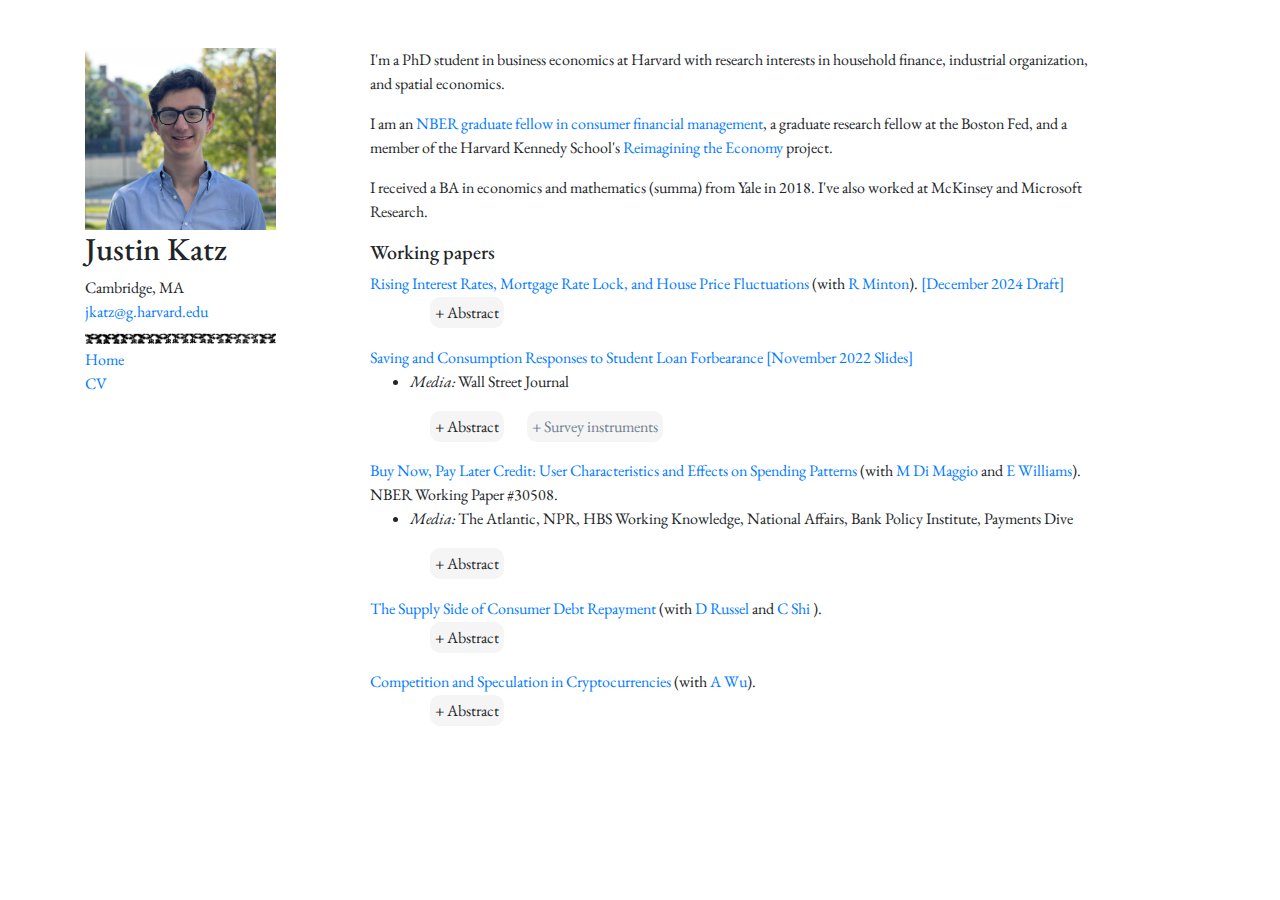
<file: index.html>
<!doctype html>
<html lang="en">
    <head>
        <!-- Required meta tags -->
        <meta charset="utf-8">
        <meta name="viewport" content="width=device-width, initial-scale=1, shrink-to-fit=no">

        <!-- Bootstrap CSS -->
        <link rel="stylesheet" href="https://stackpath.bootstrapcdn.com/bootstrap/4.3.1/css/bootstrap.min.css" integrity="sha384-ggOyR0iXCbMQv3Xipma34MD+dH/1fQ784/j6cY/iJTQUOhcWr7x9JvoRxT2MZw1T" crossorigin="anonymous">
        <!-- Custom stylesheet -->
        <link rel="stylesheet" href="css/custom.css">

        <!-- Favicon setup -->
        <link rel="apple-touch-icon" sizes="180x180" href="assets/images/favicon/apple-touch-icon.png">
        <link rel="icon" type="image/png" sizes="32x32" href="assets/images/favicon/favicon-32x32.png">
        <link rel="icon" type="image/png" sizes="16x16" href="assets/images/favicon/favicon-16x16.png">
        <link rel="manifest" href="assets/images/favicon/site.webmanifest">
        
        <!-- Google Analytics -->
        <!-- Global site tag (gtag.js) - Google Analytics -->
        <script async src="https://www.googletagmanager.com/gtag/js?id=UA-167160016-2"></script>
        <script>
          window.dataLayer = window.dataLayer || [];
          function gtag(){dataLayer.push(arguments);}
          gtag('js', new Date());

          gtag('config', 'UA-167160016-2');
        </script>
        
        <title>Home</title>
    </head>
    <body>
        <!-- Alt master with tabbed interface -->
        <div class="container my-5">
            <div class="row">
                
                <div class="col-3">
                    <img src="/assets/images/Katz.jpg" alt="Katz headshot" style="max-width:75%; height:auto;">
                    <h2>Justin Katz</h2>
                    <span>Cambridge, MA </span>
                    </br>
                    <span><a href="#" class="cryptedmail"
                       data-name="jkatz"
                       data-domain="g.harvard"
                       data-tld="edu"
                       onclick="window.location.href = 'mailto:' + this.dataset.name + '@' + this.dataset.domain + '.' + this.dataset.tld; return false;"></a></span> 
                    <ul class="nav nav-pills flex-column">
                        <li class="active">
                            <a data-toggle="tab" href="#ornament"><img id="randomOrnament" alt="ornament" style="max-width:75%; height:auto;"/></a>
                        <li class="active">
                            <a data-toggle="tab" href="#home">Home</a>
                        </li>
                        <li class="active">
                            <a data-toggle="tab" href="#cv">CV</a>
                        </li>
                    </ul>
                </div>
                
                <div class="col-8">
                       <div class="tab-content">
                            <div class="tab-pane show active" id="home">
                                <!-- <h5>Education</h5>
                                <dl class="row">
                                    <dt class="col-sm-2">2025</dt>
                                    <dd class="col-sm-10">Harvard University, PhD in Business Economics (expected)</dd>
                                    <dt class="col-sm-2">2018</dt>
                                    <dd class="col-sm-10">Yale College, BA in Economics and Mathematics</dd>
                                </dl> -->
                                <p class="bottom-three">
                                   I'm a PhD student in business economics at Harvard with research interests in household finance, 
                                industrial organization, and spatial economics.
                                </p>
                               <p class="bottom-three">
                                   I am an <a href="https://www.nber.org/programs-projects/projects-and-centers/fellowships-consumer-financial-management/graduate-student-fellowships-consumer-financial-management-fellows">
                                               NBER graduate fellow in consumer financial management</a>, 
                                a graduate research fellow at the Boston Fed, 
                                and a member of the Harvard Kennedy School's <a href="https://www.hks.harvard.edu/centers/wiener/programs/economy">Reimagining the Economy
                                </a> project.
                                </p>
                                 <p class="bottom-five">
                                        I received a BA in economics and mathematics (summa) from Yale in 2018. 
                                I've also worked at McKinsey and Microsoft Research.
                                </p>
                              
                                
                
                                <h5>Working papers</h5>
                                <a href="https://papers.ssrn.com/sol3/papers.cfm?abstract_id=5075679" download> Rising Interest Rates, Mortgage Rate Lock, and House Price Fluctuations </a> (with <a href="https://www.robertjminton.com/">R Minton</a>). 
                                
                                <a href="/assets/files/rate_lock_draft_20241229.pdf" download> [December 2024 Draft] </a> 
                                  
                               
                                
                                <ul> 
                                    <a class="graylinks" onclick="myFunction('ab-rate-lock')"> + Abstract</a>
                                <p id="ab-rate-lock"
                                                         class="abstract-hide">
                                    How do non-assumable fixed-rate mortgages affect the transmission of interest rates into house prices? Higher rates increase the value of existing fixed-rate debt, creating an asymmetry between buyers and existing owners. We use administrative data to study the effect of this asymmetry on existing-home prices and sales during the 2021-23 tightening cycle. Using unexpected long-term Treasury rate increases, we find that existing owners value low-rate mortgages: lower fixed rates reduce sales, discourage moves from owning to renting, and increase existing owners' willingness to accept. This causes higher price growth in local housing markets where existing mortgages become more valuable during tightening. For variation in the local mortgage distribution, we develop new instruments based on family size shocks that cause moves at times with different long-term rates. Our estimates imply that eliminating the value of existing fixed-rate mortgages would reverse 30% of 2021-23 house price growth. We estimate a structural model of dynamic housing demand to measure the net price effect of higher rates, which both increase the value of existing fixed-rate debt and discourage homeownership. Existing models without fixed-rate mortgages predict a 20-37% price decline due to 2021-23 tightening. We predict a 4% decrease. Fixed-rate mortgages thus attenuate negative price effects of rate hikes, but do not explain 2021-23 price growth.
                                </p>
                                </ul> 
                                
                                <a href=" https://papers.ssrn.com/sol3/papers.cfm?abstract_id=4344262" download> Saving and Consumption Responses to Student Loan Forbearance </a> 
                                
                                <a href="/assets/files/forbearance_20221122.pdf" download> [November 2022 Slides] </a> 
                                  <ul>
                                  <li><i>Media:</i> Wall Street Journal </li>
                                </ul> 
                               
                                
                                <ul> 
                                    <a class="graylinks" onclick="myFunction('ab-forb')"> + Abstract</a>
                                <a class="graylinks" onclick="myFunction('ab-forb')" href="assets/files/forbearance_survey_questions_20230308.pdf"> + Survey instruments</a>
                                <p id="ab-forb"
                                                         class="abstract-hide">
                                    To study the impacts of debt relief versus cash transfers, I compare saving and consumption responses to student loan forbearance and stimulus checks in the 2020 CARES Act. Borrowers non-optimally use much of the liquidity received from forbearance to voluntarily prepay 0%-interest student debt instead of high-interest obligations, despite prioritizing high-interest debts when receiving stimulus checks. Consistent with this flypaper effect, the marginal propensity to spend (MPX) out of forbearance liquidity is less than half that of stimulus checks. A calibration exercise estimates that the flypaper effect makes forbearance less effective and more costly as a counter-cyclical fiscal tool.                                 </ul>    
                                
                                <a href="https://papers.ssrn.com/sol3/papers.cfm?abstract_id=4198320">Buy Now, Pay Later Credit: User Characteristics and Effects on Spending Patterns</a> 
                                    (with <a href="https://www.hbs.edu/faculty/Pages/profile.aspx?facId=697248">M Di Maggio</a> and <a href="https://scholar.harvard.edu/ewilliams/home">E Williams</a>). NBER Working Paper #30508. 
                                 <ul>
                                  <li><i>Media:</i> The Atlantic, NPR, HBS Working Knowledge, National Affairs, Bank Policy Institute, Payments Dive</li>
                                </ul> 
                                
                                <ul>
                                    <a class="graylinks" onclick="myFunction('ab-bnpl')"> + Abstract</a>
                                
                                <p id="ab-bnpl"
                                                         class="abstract-hide">
                                        Firms offering "buy now, pay later" (BNPL) point-of-sale installment loans with minimal underwriting and low interest have captured a growing fraction of the market for short-term unsecured consumer credit. We provide a detailed look into the US BNPL market by constructing a large panel of BNPL users from transaction-level data. We document characteristics of users and usage patterns, and use BNPL roll-out to provide new insights into consumer responses to unsecured credit access. BNPL access increases both total spending levels and the retail share in total spending, with magnitudes too large for standard intertemporal and static substitution effects to explain. These findings hold for consumers with and without inferred liquidity constraints. Our findings are more consistent with a "liquidity flypaper effect" where additional retail liquidity through BNPL "sticks where it hits", than a standard lifecycle model with liquidity constraints.     
                                </p> 
                                </ul>
                            <a href="https://papers.ssrn.com/sol3/papers.cfm?abstract_id=5012593">The Supply Side of Consumer Debt Repayment</a> 
                                    (with <a href="https://dominicrussel.com/">D Russel</a> and <a href="https://www.claireshi.com/">C Shi </a>). 
                                    <ul>
                                    <a class="graylinks" onclick="myFunction('ab-priority')"> + Abstract</a>
                                
                                <p id="ab-priority"
                                                         class="abstract-hide">
                                    Minimum payments on credit card debt allow consumers to repay slowly: despite being unsecured, the average $7,000 balance generally amortizes in over 20 years. We study how lenders choose these minimum payments and the impacts of these choices on equilibrium consumer debt outcomes. When short-term illiquidity makes many borrowers unable to make higher payments, lenders set low minimums to limit default costs. Alternatively, if many borrowers make near-minimum payments for reasons besides illiquidity (e.g., due to anchoring), lenders set low minimums to generate interest revenue. To separate these two forces, we use payment-level data from a credit bureau to document a new fact about intra-temporal debt repayment. Consumers often revolve high-interest credit card debt while making excess payments on low-interest installment debt, providing evidence that low payments aren't solely liquidity-driven. We use this fact to estimate an empirical model that predicts realistically low lender minimums. The model suggests that without anchoring, minimums would be over twice as high for most borrowers. Lenders amplify consumer biases, accounting for 20% of the total increase in credit card debt and 85% of defaults from anchoring in our model.                                 </ul>
                                
                            <a href="https://papers.ssrn.com/sol3/papers.cfm?abstract_id=4419647">Competition and Speculation in Cryptocurrencies</a> 
                                    (with <a href="https://sites.google.com/view/alexwu/">A Wu</a>). 
                                    <ul>
                                    <a class="graylinks" onclick="myFunction('ab-crypto')"> + Abstract</a>
                                
                                <p id="ab-crypto"
                                                         class="abstract-hide">
                                This paper uses mutual fund manager data to examine how managers' performance incentives generated speculative demand during the 2020-2022 cryptocurrency boom and bust. We find that managers with strong relative performance incentives began investing in crypto after their competitors began investing in it, consistent with a model of rational performance hedging. In contrast, managers who invest their personal wealth in the funds that they manage, who have strong direct performance incentives, were significantly less responsive to their competitors' investment decisions. Our findings suggest that relative performance incentives can encourage managers to mimic their competitors instead of trading on their beliefs. In equilibrium, this competitive hedging motive can magnify the scope of speculative demand.                                 </p> 
                                </ul>
                            
                            </div>
                            
                            <div class="tab-pane" id="cv">
                                <p>Click <a href="/assets/files/cv_april2024.pdf" download>here</a> to download a pdf version of my CV (updated April 2024)</p>                            </div>
                            <div class="tab-pane" id="ornament">
                                <p>This divider displays a rotating set of printer's ornaments featured in 18th-century social science manuscripts, courtesy of the <a href="https://fleuron.lib.cam.ac.uk/index">Fleuran Project</a> at the University of Cambridge. 
                                <p>Refresh the page to view another!</p> 
                       </div>
                </div>
            </div>
        </div>
        <!-- Optional JavaScript -->
        <!-- jQuery first, then Popper.js, then Bootstrap JS -->
        <!-- By default Bootstrap CDN uses jQuery slim, but I occasionally require Ajax so load the full version -->
        <script src="https://code.jquery.com/jquery-3.4.1.js" integrity="sha256-WpOohJOqMqqyKL9FccASB9O0KwACQJpFTUBLTYOVvVU=" crossorigin="anonymous"></script>
        <script src="https://cdnjs.cloudflare.com/ajax/libs/popper.js/1.14.7/umd/popper.min.js" integrity="sha384-UO2eT0CpHqdSJQ6hJty5KVphtPhzWj9WO1clHTMGa3JDZwrnQq4sF86dIHNDz0W1" crossorigin="anonymous"></script>
        <script src="https://stackpath.bootstrapcdn.com/bootstrap/4.3.1/js/bootstrap.min.js" integrity="sha384-JjSmVgyd0p3pXB1rRibZUAYoIIy6OrQ6VrjIEaFf/nJGzIxFDsf4x0xIM+B07jRM" crossorigin="anonymous"></script>
        
        <!-- Script to load includes from common directory: omit .html when referencing files -->
        <script>
          $(function(){
            var includes = $('[data-include]');
            jQuery.each(includes, function(){
              var file = 'common/' + $(this).data('include') + '.html';
              $(this).load(file);
            });
          });
        </script>
        
        <!-- Script to load random oranment -->
        <script>
            function getRandomImage() {
                var ornamentNumbers=['4','5','7','8','9','11','13','14','15','16','18','19','21'];
                var ornamentNames=[];

                for (i of ornamentNumbers) {
                    ornamentNames.push('/assets/images/random_ornament/ornament'+i+'.jpg'); 
                }
                
                var image = ornamentNames[Math.floor(Math.random()*ornamentNames.length)];

                return image;
            }

            function displayRandomOrnament() {
                var htmlImage = document.getElementById("randomOrnament");
                htmlImage.src = getRandomImage();
            }
            displayRandomOrnament();
        </script> 
        
        <script>
            function myFunction(id) {
              var x = document.getElementById(id);
              if (x.className == "abstract-hide") {
                x.className = x.className.replace("-hide", "-show");
              } else { 
                x.className = x.className.replace("-show", "-hide");
              }
            }
        </script>
    </body>
</html>
</file>
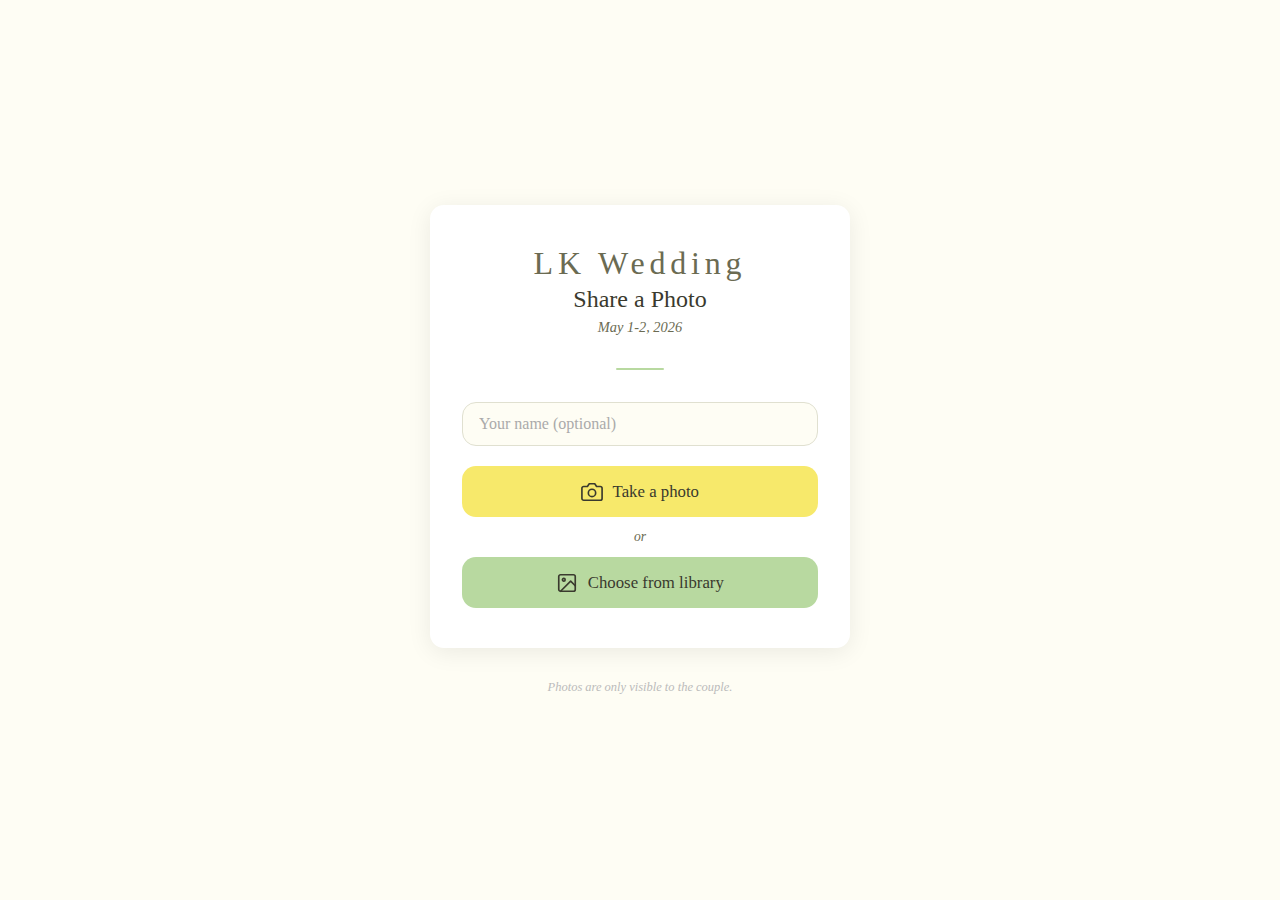
<file: wedding-pics/index.html>
<!DOCTYPE html>
<html lang="en">
<head>
  <meta charset="utf-8">
  <meta name="viewport" content="width=device-width, initial-scale=1">
  <meta name="robots" content="noindex, nofollow">
  <title>LK Wedding 5-2 · Share a Photo</title>
  <style>
    *, *::before, *::after { box-sizing: border-box; margin: 0; padding: 0; }

    :root {
      --yellow:      #f7e96b;
      --yellow-dark: #e8d84a;
      --green:       #b8d9a0;
      --green-dark:  #96c47c;
      --cream:       #fefdf4;
      --text:        #3a3a2e;
      --text-light:  #6b6b52;
      --radius:      14px;
    }

    html, body {
      min-height: 100%;
      background: var(--cream);
      color: var(--text);
      font-family: 'Georgia', 'Times New Roman', serif;
    }

    body {
      display: flex;
      flex-direction: column;
      align-items: center;
      justify-content: center;
      min-height: 100svh;
      padding: 2rem 1.25rem;
    }

    .card {
      width: 100%;
      max-width: 420px;
      background: #fff;
      border-radius: var(--radius);
      padding: 2.5rem 2rem;
      box-shadow: 0 4px 24px rgba(0,0,0,0.08);
      text-align: center;
    }

    .monogram {
      font-size: 2rem;
      letter-spacing: 0.15em;
      color: var(--text-light);
      margin-bottom: 0.25rem;
    }

    h1 {
      font-size: 1.5rem;
      font-weight: normal;
      margin-bottom: 0.4rem;
    }

    .subtitle {
      font-size: 0.9rem;
      color: var(--text-light);
      margin-bottom: 2rem;
      font-style: italic;
    }

    .divider {
      width: 48px;
      height: 2px;
      background: var(--green);
      margin: 0 auto 2rem;
      border-radius: 2px;
    }

    .name-input {
      width: 100%;
      padding: 0.75rem 1rem;
      border: 1.5px solid #e0e0d0;
      border-radius: var(--radius);
      font-family: inherit;
      font-size: 1rem;
      color: var(--text);
      background: var(--cream);
      margin-bottom: 1.25rem;
      outline: none;
      transition: border-color 0.2s;
    }

    .name-input:focus { border-color: var(--green-dark); }
    .name-input::placeholder { color: #aaa; }

    /* Hidden file inputs */
    #camera-input, #library-input { display: none; }

    .upload-btn {
      display: flex;
      align-items: center;
      justify-content: center;
      gap: 0.6rem;
      width: 100%;
      padding: 0.9rem 1rem;
      background: var(--yellow);
      border: none;
      border-radius: var(--radius);
      font-family: inherit;
      font-size: 1.05rem;
      color: var(--text);
      cursor: pointer;
      transition: background 0.2s, transform 0.1s;
      -webkit-tap-highlight-color: transparent;
    }

    .upload-btn:hover { background: var(--yellow-dark); }
    .upload-btn:active { transform: scale(0.98); }
    .upload-btn:disabled {
      opacity: 0.6;
      cursor: not-allowed;
      transform: none;
    }

    .upload-btn-green {
      background: var(--green);
      margin-top: 0.75rem;
    }
    .upload-btn-green:hover { background: var(--green-dark); }

    .or-divider {
      margin: 0.75rem 0 0;
      font-size: 0.85rem;
      color: var(--text-light);
      font-style: italic;
    }

    .btn-icon {
      width: 22px;
      height: 22px;
      flex-shrink: 0;
    }

    /* Progress */
    .progress-wrap {
      margin-top: 1.5rem;
      display: none;
    }

    .progress-wrap.visible { display: block; }

    .progress-bar-track {
      width: 100%;
      height: 6px;
      background: #eee;
      border-radius: 3px;
      overflow: hidden;
      margin-bottom: 0.6rem;
    }

    .progress-bar-fill {
      height: 100%;
      width: 0%;
      background: var(--green-dark);
      border-radius: 3px;
      transition: width 0.3s ease;
    }

    .progress-label {
      font-size: 0.85rem;
      color: var(--text-light);
      font-style: italic;
    }

    /* Success */
    .success-panel {
      display: none;
      flex-direction: column;
      align-items: center;
      gap: 1rem;
    }

    .success-panel.visible { display: flex; }

    .success-icon {
      width: 56px;
      height: 56px;
      background: var(--green);
      border-radius: 50%;
      display: flex;
      align-items: center;
      justify-content: center;
    }

    .success-icon svg {
      width: 28px;
      height: 28px;
      stroke: #3a6b2a;
      stroke-width: 2.5;
      fill: none;
    }

    .success-msg {
      font-size: 1.15rem;
      color: var(--text);
    }

    .another-btn {
      margin-top: 0.5rem;
      padding: 0.6rem 1.5rem;
      background: transparent;
      border: 1.5px solid var(--green-dark);
      border-radius: var(--radius);
      font-family: inherit;
      font-size: 0.95rem;
      color: var(--text);
      cursor: pointer;
      transition: background 0.2s;
    }

    .another-btn:hover { background: var(--green); }

    /* Error */
    .error-msg {
      display: none;
      margin-top: 1rem;
      padding: 0.75rem 1rem;
      background: #fff3f3;
      border: 1px solid #f5c2c2;
      border-radius: var(--radius);
      font-size: 0.9rem;
      color: #a33;
    }

    .error-msg.visible { display: block; }

    footer {
      margin-top: 2rem;
      font-size: 0.78rem;
      color: #bbb;
      font-style: italic;
    }
  </style>
</head>
<body>

<div class="card">
  <!-- Upload state -->
  <div id="upload-panel">
    <p class="monogram">LK Wedding</p>
    <h1>Share a Photo</h1>
    <p class="subtitle">May 1-2, 2026</p>
    <div class="divider"></div>

    <input
      class="name-input"
      id="name-input"
      type="text"
      placeholder="Your name (optional)"
      maxlength="60"
      autocomplete="name"
    >

    <!-- Camera: single shot, opens native camera directly -->
    <input id="camera-input" type="file" accept="image/jpeg,image/png,image/heic,image/heif" capture="environment">
    <!-- Library: multi-select from photo roll -->
    <input id="library-input" type="file" accept="image/jpeg,image/png,image/heic,image/heif" multiple>

    <button class="upload-btn" id="camera-btn" onclick="document.getElementById('camera-input').click()">
      <svg class="btn-icon" viewBox="0 0 24 24" fill="none" stroke="currentColor" stroke-width="1.8" stroke-linecap="round" stroke-linejoin="round">
        <path d="M23 19a2 2 0 0 1-2 2H3a2 2 0 0 1-2-2V8a2 2 0 0 1 2-2h4l2-3h6l2 3h4a2 2 0 0 1 2 2z"/>
        <circle cx="12" cy="13" r="4"/>
      </svg>
      Take a photo
    </button>

    <p class="or-divider">or</p>

    <button class="upload-btn upload-btn-green" id="library-btn" onclick="document.getElementById('library-input').click()">
      <svg class="btn-icon" viewBox="0 0 24 24" fill="none" stroke="currentColor" stroke-width="1.8" stroke-linecap="round" stroke-linejoin="round">
        <rect x="3" y="3" width="18" height="18" rx="2"/><circle cx="8.5" cy="8.5" r="1.5"/>
        <polyline points="21 15 16 10 5 21"/>
      </svg>
      Choose from library
    </button>

    <div class="progress-wrap" id="progress-wrap">
      <div class="progress-bar-track">
        <div class="progress-bar-fill" id="progress-bar"></div>
      </div>
      <p class="progress-label" id="progress-label">Uploading…</p>
    </div>

    <div class="error-msg" id="error-msg"></div>
  </div>

  <!-- Success state -->
  <div class="success-panel" id="success-panel">
    <div class="success-icon">
      <svg viewBox="0 0 24 24"><polyline points="20 6 9 17 4 12"/></svg>
    </div>
    <p class="success-msg" id="success-msg"></p>
    <button class="another-btn" onclick="resetForm()">Share another photo</button>
  </div>
</div>

<footer>Photos are only visible to the couple.</footer>

<script>
  const UPLOAD_ENDPOINT = "https://script.google.com/macros/s/AKfycbzmHTyqMpZBax-oSsyqq13OaSL1S_5Hp4QM053Or0XL0ffdjCtz30LnCpPj3BaBwNEL/exec";

  const cameraInput  = document.getElementById("camera-input");
  const libraryInput = document.getElementById("library-input");
  const cameraBtn    = document.getElementById("camera-btn");
  const libraryBtn   = document.getElementById("library-btn");
  const nameInput    = document.getElementById("name-input");
  const progressWrap = document.getElementById("progress-wrap");
  const progressBar  = document.getElementById("progress-bar");
  const progressLabel = document.getElementById("progress-label");
  const errorMsg     = document.getElementById("error-msg");
  const uploadPanel  = document.getElementById("upload-panel");
  const successPanel = document.getElementById("success-panel");

  cameraInput.addEventListener("change", function () {
    if (cameraInput.files && cameraInput.files[0]) {
      startUpload(cameraInput.files);
    }
  });

  libraryInput.addEventListener("change", function () {
    if (libraryInput.files && libraryInput.files.length) {
      startUpload(libraryInput.files);
    }
  });

  // Safari includes "Safari" in its UA but not "Chrome"; Chromium browsers include both.
  var isSafari = /^((?!chrome|crios|fxios).)*safari/i.test(navigator.userAgent);

  // Safari blocks cross-origin redirects in CORS mode (Apps Script redirects
  // script.google.com → script.googleusercontent.com), so we fall back to no-cors
  // there — meaning the response is opaque and we can't read server errors.
  // Other browsers get full error reporting via the JSON response.
  function doFetch(base64, name) {
    var body = JSON.stringify({ image: base64, name: name });
    if (isSafari) {
      return fetch(UPLOAD_ENDPOINT, { method: "POST", mode: "no-cors", body: body })
        .then(function () { return { success: true }; });
    }
    return fetch(UPLOAD_ENDPOINT, { method: "POST", body: body })
      .then(function (res) { return res.json(); });
  }

  function startUpload(files) {
    var total = files.length;
    var done = 0;
    var guestName = nameInput.value.trim();

    setUploading(true);
    progressBar.style.width = "0%";

    function uploadNext() {
      if (done >= total) {
        showSuccess(guestName, total);
        return;
      }

      var idx = done;
      progressLabel.textContent = total > 1
        ? "Uploading " + (idx + 1) + " of " + total + "…"
        : "Uploading…";

      // For single files, animate smoothly; for multi, step per file
      if (total === 1) {
        startSimulation();
      } else {
        progressBar.style.width = (idx / total * 90) + "%";
      }

      var reader = new FileReader();
      reader.onload = function (e) {
        doFetch(e.target.result, guestName)
          .then(function (data) {
            if (data.success) {
              done++;
              uploadNext();
            } else {
              showError("Something went wrong on photo " + (idx + 1) + ". Please try again.");
            }
          })
          .catch(function () {
            showError("Couldn't connect. Check your signal and try again.");
          });
      };
      reader.onerror = function () {
        showError("Couldn't read that file. Please try a different photo.");
      };
      reader.readAsDataURL(files[idx]);
    }

    uploadNext();
  }

  var progressTimer;
  function startSimulation() {
    clearInterval(progressTimer);
    var pct = parseFloat(progressBar.style.width) || 0;
    var target = 90;
    progressTimer = setInterval(function () {
      pct = pct + (target - pct) * 0.08;
      progressBar.style.width = pct + "%";
    }, 200);
  }

  function finishProgress(cb) {
    clearInterval(progressTimer);
    progressBar.style.width = "100%";
    setTimeout(cb, 350);
  }

  function setUploading(on) {
    cameraBtn.disabled = on;
    libraryBtn.disabled = on;
    progressWrap.classList.toggle("visible", on);
    errorMsg.classList.remove("visible");
  }

  function showSuccess(name, count) {
    var firstName = name ? name.trim().split(/\s+/)[0] : "";
    var picWord = count > 1 ? "pics" : "pic";
    var msg = firstName
      ? "Thanks for the " + picWord + ", " + firstName + "!"
      : "Thanks for the " + picWord + "!";
    document.getElementById("success-msg").textContent = msg;
    finishProgress(function () {
      uploadPanel.style.display = "none";
      successPanel.classList.add("visible");
    });
  }

  function showError(msg) {
    finishProgress(function () {
      setUploading(false);
      errorMsg.textContent = msg;
      errorMsg.classList.add("visible");
      cameraInput.value = "";
      libraryInput.value = "";
    });
  }

  function resetForm() {
    successPanel.classList.remove("visible");
    uploadPanel.style.display = "";
    nameInput.value = "";
    cameraInput.value = "";
    libraryInput.value = "";
    errorMsg.classList.remove("visible");
    progressWrap.classList.remove("visible");
    progressBar.style.width = "0%";
    cameraBtn.disabled = false;
    libraryBtn.disabled = false;
  }
</script>

</body>
</html>
</file>
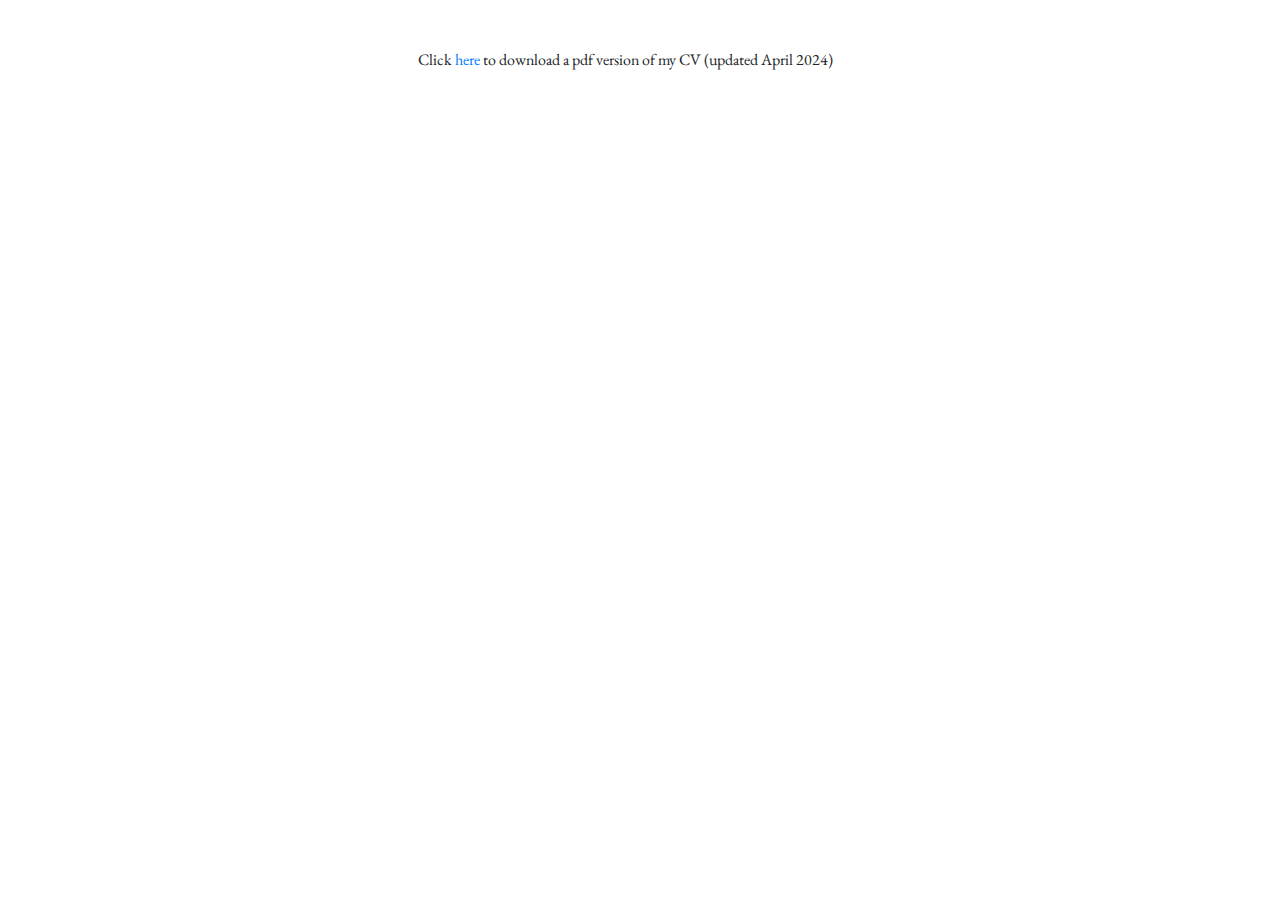
<file: cv.html>
<!doctype html>
<html lang="en">
    <head>
        <!-- Required meta tags -->
        <meta charset="utf-8">
        <meta name="viewport" content="width=device-width, initial-scale=1, shrink-to-fit=no">

        <!-- Bootstrap CSS -->
        <link rel="stylesheet" href="https://stackpath.bootstrapcdn.com/bootstrap/4.3.1/css/bootstrap.min.css" integrity="sha384-ggOyR0iXCbMQv3Xipma34MD+dH/1fQ784/j6cY/iJTQUOhcWr7x9JvoRxT2MZw1T" crossorigin="anonymous">
        <!-- Custom stylesheet -->
        <link rel="stylesheet" href="css/custom.css">

        
        <title>CV</title>
    </head>
    <body>
        <!-- Master grid -->
        <div class="container my-5">
            <div class="row justify-content-md-center">            
                
                <!-- Navigation -->
                <div class="col col-3" data-include="navigation"></div> 
                
                <!-- Main text -->
                <div class="col col-8">
                    <p>Click <a href="/assets/files/cv_april2024.pdf" download>here</a> to download a pdf version of my CV (updated April 2024)</p>
                </div>
            
            </div>
        </div>
        
        <!-- Optional JavaScript -->
        <!-- jQuery first, then Popper.js, then Bootstrap JS -->
        <!-- By default Bootstrap CDN uses jQuery slim, but I occasionally require Ajax so load the full version -->
        <script src="https://code.jquery.com/jquery-3.4.1.js" integrity="sha256-WpOohJOqMqqyKL9FccASB9O0KwACQJpFTUBLTYOVvVU=" crossorigin="anonymous"></script>
        <script src="https://cdnjs.cloudflare.com/ajax/libs/popper.js/1.14.7/umd/popper.min.js" integrity="sha384-UO2eT0CpHqdSJQ6hJty5KVphtPhzWj9WO1clHTMGa3JDZwrnQq4sF86dIHNDz0W1" crossorigin="anonymous"></script>
        <script src="https://stackpath.bootstrapcdn.com/bootstrap/4.3.1/js/bootstrap.min.js" integrity="sha384-JjSmVgyd0p3pXB1rRibZUAYoIIy6OrQ6VrjIEaFf/nJGzIxFDsf4x0xIM+B07jRM" crossorigin="anonymous"></script>
        
        <!-- Script to load includes from common directory: omit .html when referencing files -->
        <script>
          $(function(){
            var includes = $('[data-include]');
            jQuery.each(includes, function(){
              var file = 'common/' + $(this).data('include') + '.html';
              $(this).load(file);
            });
          });
        </script>
    </body>
</html>
</file>
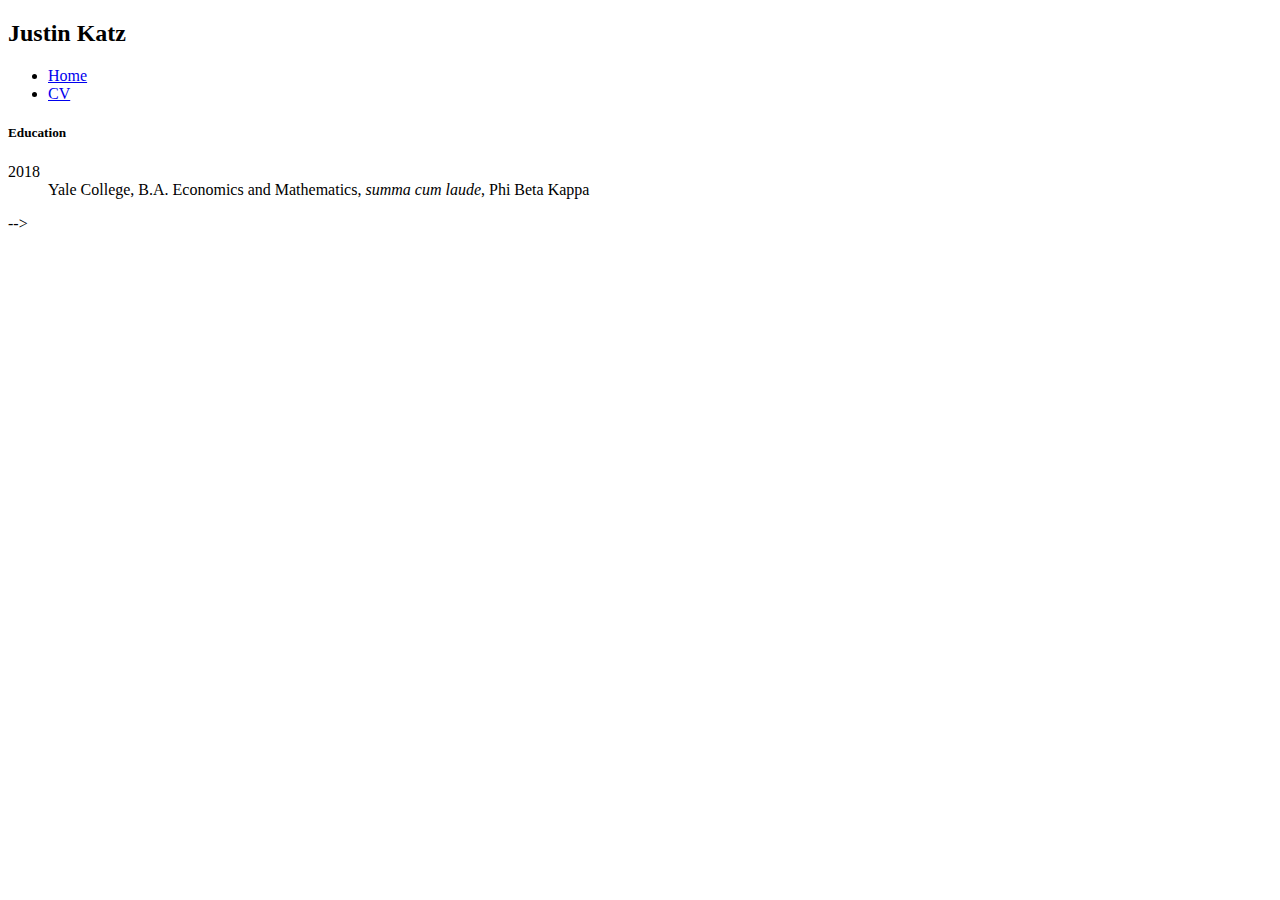
<file: common/navigation.html>
<!doctype html>
<!-- Navigation sidebar -->
<h2>Justin Katz</h2>
<a href="#" class="cryptedmail"
   data-name="katzj"
   data-domain="nber"
   data-tld="org"
   onclick="window.location.href = 'mailto:' + this.dataset.name + '@' + this.dataset.domain + '.' + this.dataset.tld; return false;"></a> 
<ul class="nav flex-column">
    <li class="nav-item">
        <a class-"nav-link" href="../index.html">Home</a>
    </li>
    <li class="nav-item">
        <a class-"nav-link" href="../cv.html">CV</a>
    </li>
</ul>


        <!--
        <!-- Master grid -->
        <div class="container my-5">
            <div class="row justify-content-md-center">            
                
                <!-- Navigation -->
                <div class="col col-3" data-include="navigation"></div> 
                
                <!-- Main text -->
                <div class="col col-8">
                    <h5>Education</h5>
                    <dl class="row">
                        <dt class="col-sm-2">2018</dt>
                        <dd class="col-sm-10">Yale College, B.A. Economics and Mathematics, <i>summa cum laude</i>, Phi Beta Kappa</dd>
                    </dl>
                </div>
            
            </div>
        </div>
        -->
</file>
<file: css/custom.css>
/* Custom CSS Bootstrap overrides for personal website
 * Author: Justin Katz
 * Date: January 2020
 */

/* =============== Fonts and text options ==================*/

/* .... Import styles */
@import url('https://fonts.googleapis.com/css?family=Roboto|EB+Garamond');

body {
    font-family:"EB Garamond", Garamond, Georgia, serif;
}

h1,h2,h3,h4,h5,h6 {
    font-family:"EB Garamond", serif;
}

/* =============== Other tools ==================*/

/* .... Email display */
.cryptedmail:after {
  content: attr(data-name) "@" attr(data-domain) "." attr(data-tld); 
}

.abstract-show{
    user-select: none;
    display: block; 
    color: black;
    background-color: white; 
    text-decoration: none;
    font-weight: 100; 
    padding: 5px;
    margin-left: 20px;
    white-space: wrap; 
    -moz-border-radius: 10px;
    -webkit-border-radius: 10px;
    -o-border-radius: 10px;
    -ms-border-radius: 10px;
    border-radius: 10px;
    line-height: 140%;
}
.abstract-hide{
    user-select: none;
    display: none; 
    color: black;
    background-color: white; 
    text-decoration: none;
    font-weight: 100; 
    padding: 5px;
    margin-left: 20px;
    white-space: nowrap; 
    -moz-border-radius: 10px;
    -webkit-border-radius: 10px;
    -o-border-radius: 10px;
    -ms-border-radius: 10px;
    border-radius: 10px;
    line-height: 140%;
}
.graylinks{
    user-select: none;
    cursor: pointer; 
    color: slategray;
    background-color: whitesmoke; 
    text-decoration: none;
    font-weight: 100; 
    padding: 5px;
    margin-left: 20px;
    white-space: nowrap; 
    -moz-border-radius: 10px;
    -webkit-border-radius: 10px;
    -o-border-radius: 10px;
    -ms-border-radius: 10px;
    border-radius: 10px;
    line-height: 210%;
}
.graylinks:hover{
    user-select: none;
    color: slategray;
    text-decoration: none;
    background-color: #dedede; 
}
</file>
